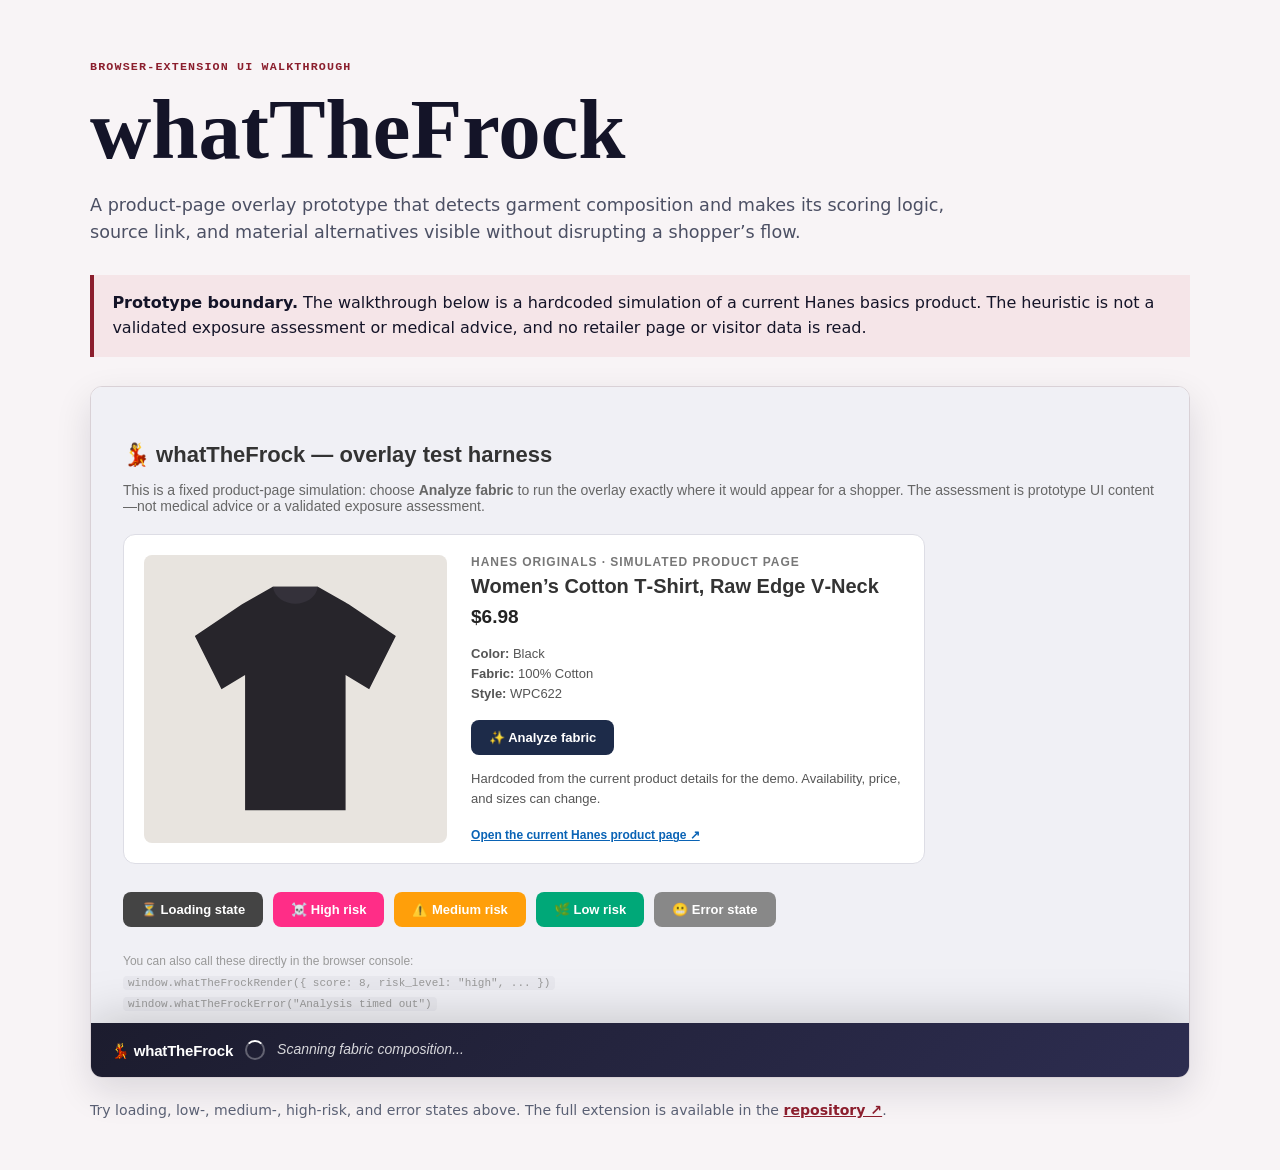
<file: index.html>
<!doctype html>
<html lang="en">
<head>
  <meta charset="utf-8"><meta name="viewport" content="width=device-width,initial-scale=1">
  <meta name="description" content="Interactive UI walkthrough for the whatTheFrock browser-extension prototype.">
  <title>whatTheFrock — extension UI walkthrough</title>
  <style>
    :root{--ink:#141428;--paper:#f8f4f6;--red:#8b1e2d;--line:#d9d1d6}*{box-sizing:border-box}body{margin:0;background:var(--paper);color:var(--ink);font:16px/1.55 Inter,system-ui,sans-serif}main{width:min(1100px,calc(100% - 2rem));margin:auto;padding:3rem 0}h1,h2{font-family:Georgia,serif;line-height:1.05}h1{max-width:13ch;font-size:clamp(2.8rem,7vw,5.3rem);margin:.6rem 0 1rem}.eyebrow{color:var(--red);font:700 .73rem ui-monospace,monospace;letter-spacing:.1em;text-transform:uppercase}.lede{max-width:54rem;color:#4c5064;font-size:1.1rem}.notice{margin:1.8rem 0;padding:1rem 1.15rem;border-left:4px solid var(--red);background:#f5e5e8}.frame{overflow:hidden;border:1px solid var(--line);border-radius:12px;background:white;box-shadow:0 14px 36px rgba(20,20,40,.12)}iframe{display:block;width:100%;height:690px;border:0}a{color:var(--red);font-weight:800}footer{margin-top:1.4rem;color:#5a6074;font-size:.88rem}@media(max-width:600px){main{padding-top:2rem}iframe{height:760px}}
  </style>
</head>
<body><main>
  <p class="eyebrow">Browser-extension UI walkthrough</p><h1>whatTheFrock</h1>
  <p class="lede">A product-page overlay prototype that detects garment composition and makes its scoring logic, source link, and material alternatives visible without disrupting a shopper’s flow.</p>
  <aside class="notice"><strong>Prototype boundary.</strong> The walkthrough below is a hardcoded simulation of a current Hanes basics product. The heuristic is not a validated exposure assessment or medical advice, and no retailer page or visitor data is read.</aside>
  <section class="frame" aria-label="Interactive extension overlay mock"><iframe src="test.html" title="whatTheFrock overlay state demo"></iframe></section>
  <footer>Try loading, low-, medium-, high-risk, and error states above. The full extension is available in the <a href="https://github.com/karishmadhingra30/whatTheFrock" target="_blank" rel="noreferrer">repository ↗</a>.</footer>
</main></body></html>
</file>
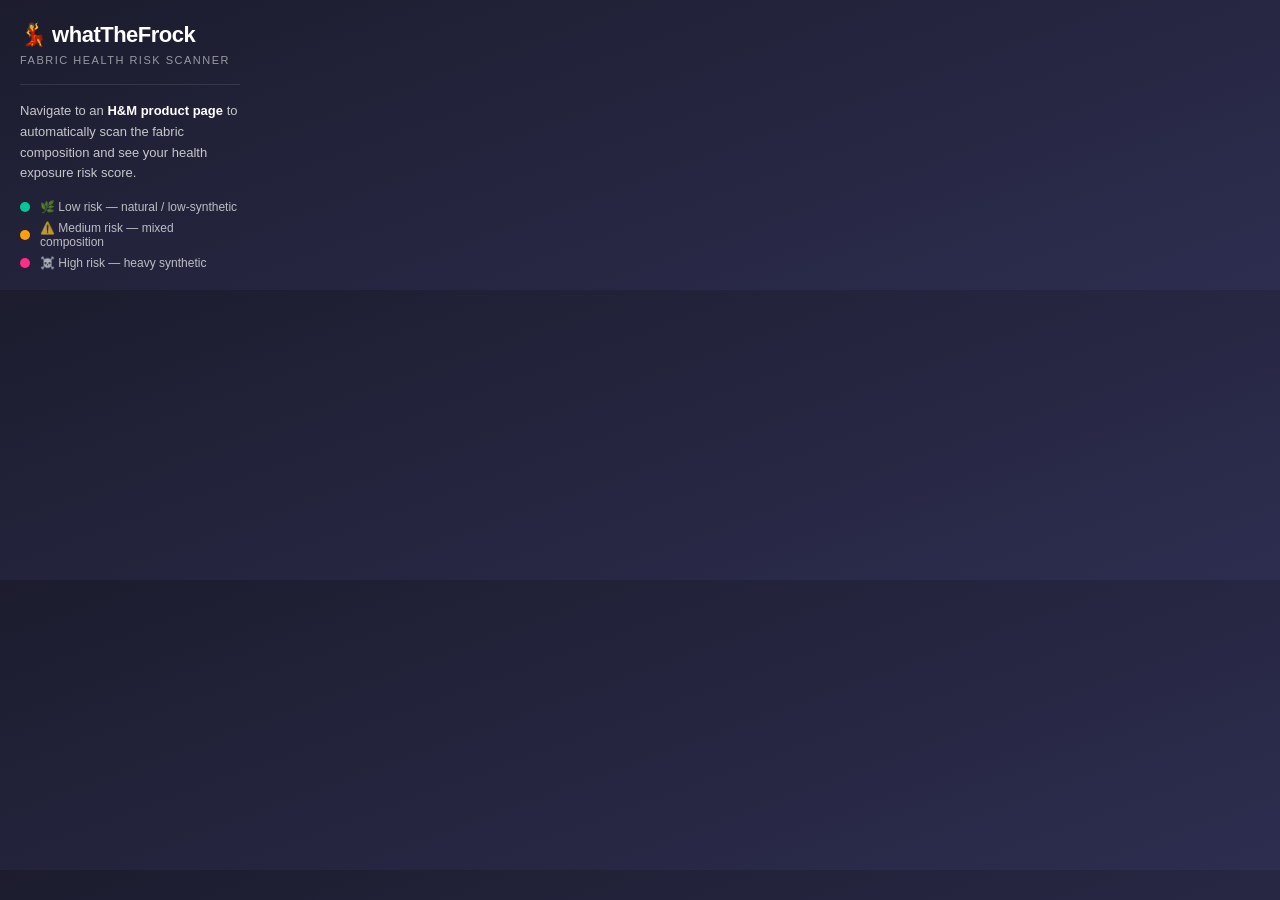
<file: popup.html>
<!DOCTYPE html>
<html lang="en">
  <head>
    <meta charset="utf-8" />
    <title>whatTheFrock</title>
    <style>
      * { box-sizing: border-box; margin: 0; padding: 0; }
      body {
        width: 260px;
        font-family: -apple-system, BlinkMacSystemFont, 'Segoe UI', sans-serif;
        background: linear-gradient(160deg, #1C1C2E 0%, #2D2D50 100%);
        color: #fff;
        padding: 22px 20px 20px;
      }
      .logo {
        font-size: 22px;
        font-weight: 900;
        letter-spacing: -0.5px;
        margin-bottom: 6px;
      }
      .tagline {
        font-size: 11px;
        letter-spacing: 1.5px;
        text-transform: uppercase;
        color: rgba(255,255,255,0.55);
        margin-bottom: 18px;
      }
      .divider {
        height: 1px;
        background: rgba(255,255,255,0.1);
        margin-bottom: 16px;
      }
      .instruction {
        font-size: 13px;
        line-height: 1.6;
        color: rgba(255,255,255,0.75);
      }
      .instruction strong { color: #fff; }
      .legend {
        margin-top: 16px;
        display: flex;
        flex-direction: column;
        gap: 7px;
      }
      .legend-item {
        display: flex;
        align-items: center;
        gap: 10px;
        font-size: 12px;
        color: rgba(255,255,255,0.7);
      }
      .dot {
        width: 10px;
        height: 10px;
        border-radius: 50%;
        flex-shrink: 0;
      }
      .dot-low    { background: #00C896; }
      .dot-medium { background: #FF9F0A; }
      .dot-high   { background: #FF2D87; }
    </style>
  </head>
  <body>
    <div class="logo">💃 whatTheFrock</div>
    <div class="tagline">Fabric health risk scanner</div>
    <div class="divider"></div>
    <div class="instruction">
      Navigate to an <strong>H&amp;M product page</strong> to automatically scan
      the fabric composition and see your health exposure risk score.
    </div>
    <div class="legend">
      <div class="legend-item"><div class="dot dot-low"></div>🌿 Low risk — natural / low-synthetic</div>
      <div class="legend-item"><div class="dot dot-medium"></div>⚠️ Medium risk — mixed composition</div>
      <div class="legend-item"><div class="dot dot-high"></div>☠️ High risk — heavy synthetic</div>
    </div>
  </body>
</html>
</file>
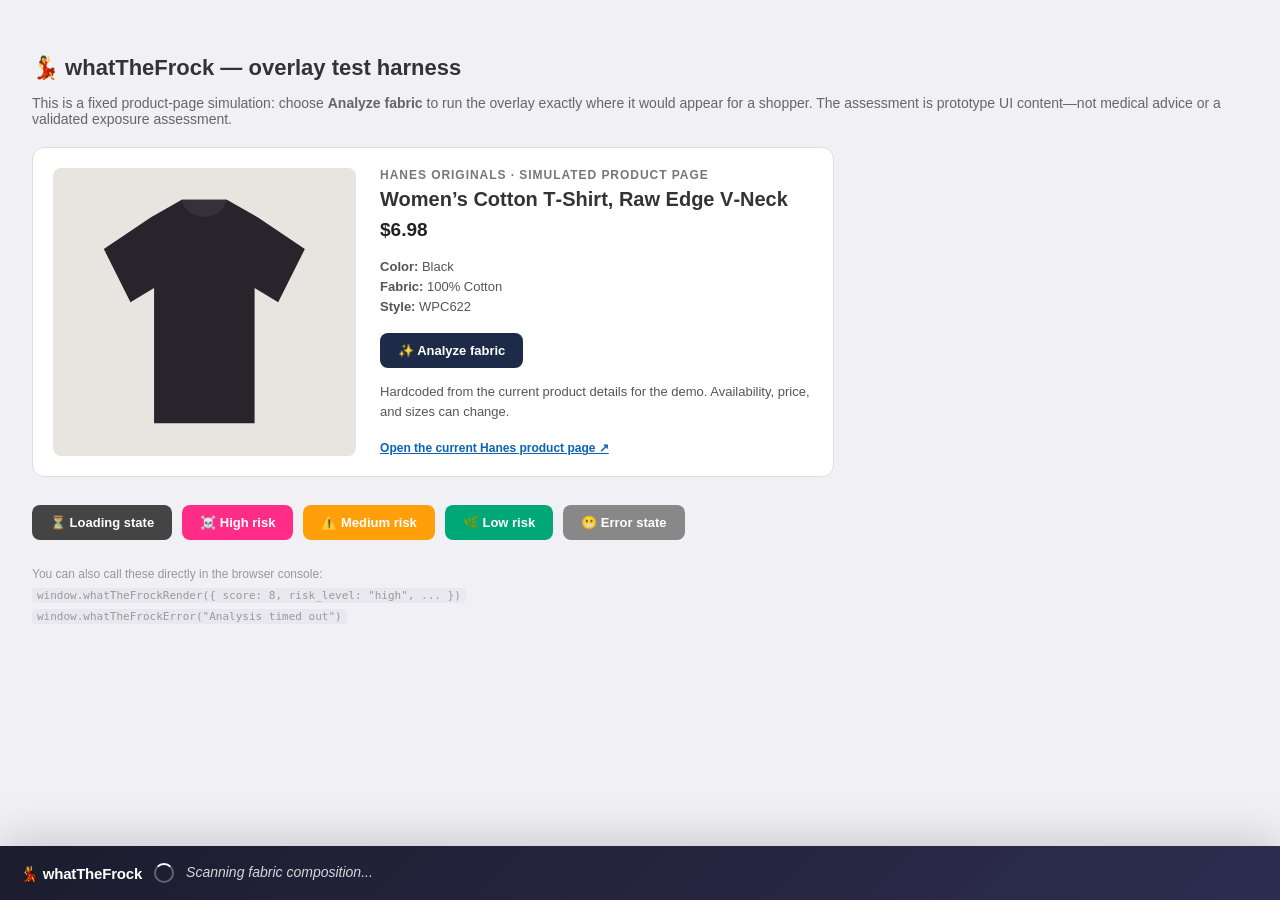
<file: test.html>
<!DOCTYPE html>
<html lang="en">
<head>
  <meta charset="utf-8" />
  <title>whatTheFrock — overlay test harness</title>
  <style>
    body {
      font-family: -apple-system, BlinkMacSystemFont, 'Segoe UI', sans-serif;
      background: #f0f0f5;
      color: #333;
      margin: 0;
      padding: 40px 32px 160px; /* bottom padding so overlay doesn't cover controls */
    }
    h1 { font-size: 22px; margin-bottom: 6px; }
    p  { font-size: 14px; color: #666; margin-bottom: 20px; }
    .product {
      display: grid;
      grid-template-columns: minmax(180px, .7fr) minmax(0, 1fr);
      gap: 24px;
      max-width: 760px;
      margin: 0 0 28px;
      padding: 20px;
      border: 1px solid #dddde5;
      border-radius: 12px;
      background: #fff;
    }
    .tee {
      min-height: 230px;
      display: grid;
      place-items: center;
      overflow: hidden;
      border-radius: 8px;
      background: #e8e4df;
    }
    .tee svg { width: 88%; height: auto; }
    .product h2 { margin: 0 0 8px; font-size: 20px; }
    .product .brand { margin: 0 0 6px; color: #777; font-size: 12px; font-weight: 700; letter-spacing: .08em; text-transform: uppercase; }
    .product .price { margin: 0 0 16px; color: #222; font-size: 19px; font-weight: 800; }
    .product .details { margin: 0 0 16px; color: #555; font-size: 13px; line-height: 1.55; }
    .product a { color: #0a63b5; font-size: 12px; font-weight: 700; }
    .btn-analyze { background: #1d2b49; }
    .controls {
      display: flex;
      flex-wrap: wrap;
      gap: 10px;
      margin-bottom: 20px;
    }
    button {
      padding: 10px 18px;
      border: none;
      border-radius: 8px;
      font-size: 13px;
      font-weight: 700;
      cursor: pointer;
      color: #fff;
    }
    .btn-loading  { background: #444; }
    .btn-high     { background: #FF2D87; }
    .btn-medium   { background: #FF9F0A; }
    .btn-low      { background: #00A878; }
    .btn-error    { background: #888; }
    .note {
      font-size: 12px;
      color: #999;
      margin-top: 24px;
      line-height: 1.7;
    }
    code {
      background: #e8e8ee;
      border-radius: 4px;
      padding: 1px 5px;
      font-family: monospace;
      font-size: 11px;
    }
  </style>
</head>
<body>
  <h1>💃 whatTheFrock — overlay test harness</h1>
  <p>This is a fixed product-page simulation: choose <strong>Analyze fabric</strong> to run the overlay exactly where it would appear for a shopper. The assessment is prototype UI content—not medical advice or a validated exposure assessment.</p>

  <section class="product" aria-label="Simulated Hanes product page">
    <div class="tee" aria-hidden="true"><svg viewBox="0 0 260 280" role="img"><path fill="#27252b" d="M78 47 108 30h44l30 17 46 31-26 52-23-14v132H81V116l-23 14-26-52z"/><path fill="#34313a" d="M108 30c4 22 40 22 44 0"/></svg></div>
    <div>
      <p class="brand">Hanes Originals · simulated product page</p>
      <h2>Women’s Cotton T‑Shirt, Raw Edge V‑Neck</h2>
      <p class="price">$6.98</p>
      <p class="details"><strong>Color:</strong> Black<br><strong>Fabric:</strong> 100% Cotton<br><strong>Style:</strong> WPC622</p>
      <button class="btn-analyze" onclick="renderLow()">✨ Analyze fabric</button>
      <p class="details" style="margin-top:14px">Hardcoded from the current product details for the demo. Availability, price, and sizes can change.</p>
      <a href="https://www.hanes.com/products/hanes-originals-women-s-raw-edge-v-neck-t-shirt-100-cotton/wpc622" target="_blank" rel="noreferrer">Open the current Hanes product page ↗</a>
    </div>
  </section>

  <div class="controls">
    <button class="btn-loading" onclick="setLoading()">⏳ Loading state</button>
    <button class="btn-high"    onclick="renderHigh()">☠️ High risk</button>
    <button class="btn-medium"  onclick="renderMedium()">⚠️ Medium risk</button>
    <button class="btn-low"     onclick="renderLow()">🌿 Low risk</button>
    <button class="btn-error"   onclick="renderError()">😬 Error state</button>
  </div>

  <div class="note">
    You can also call these directly in the browser console:<br/>
    <code>window.whatTheFrockRender({ score: 8, risk_level: "high", ... })</code><br/>
    <code>window.whatTheFrockError("Analysis timed out")</code>
  </div>

  <!-- Load the real overlay script -->
  <script src="overlay.js"></script>

  <script>
    // ── Mock data sets ────────────────────────────────────────────────────

    const MOCK_HIGH = {
      score: 8.5,
      risk_level: "high",
      composition: "92% Polyester, 8% Elastane",
      syntheticScore: 5,
      proximityScore: 3,
      chemicalScore: 2,
      risk_summary: "This garment is made almost entirely from synthetic fibres worn directly against the skin. Polyester and elastane are associated with phthalate migration and microplastic shedding, both linked to endocrine disruption with prolonged skin contact.",
      risk_source_url: "https://www.ncbi.nlm.nih.gov/pmc/articles/PMC7068695/",
      risk_source_label: "NIH Study on Synthetic Textiles and Endocrine Disruption",
      safer_alternatives: ["Organic Cotton", "Linen", "Hemp", "Tencel"]
    };

    const MOCK_MEDIUM = {
      score: 5.0,
      risk_level: "medium",
      composition: "55% Cotton, 40% Polyester, 5% Elastane",
      syntheticScore: 2,
      proximityScore: 2,
      chemicalScore: 1,
      risk_summary: "A mixed-fibre garment with moderate synthetic content. The polyester fraction can shed microfibres during wear and washing, and the small elastane component introduces some chemical risk, though the majority cotton content softens overall exposure.",
      risk_source_url: "https://www.ncbi.nlm.nih.gov/pmc/articles/PMC7068695/",
      risk_source_label: "NIH Study on Synthetic Textiles and Endocrine Disruption",
      safer_alternatives: ["100% Organic Cotton", "Linen blend", "Tencel"]
    };

    const MOCK_LOW = {
      score: 1.5,
      risk_level: "low",
      composition: "100% Cotton",
      syntheticScore: 0,
      proximityScore: 1,
      chemicalScore: 0,
      risk_summary: "This fixed demo result shows how the prototype can turn a visible composition into a plain-language material note. A 100% cotton composition contains no listed synthetic fibre; it is not a health or exposure assessment.",
      risk_source_url: "https://www.hanes.com/products/hanes-originals-women-s-raw-edge-v-neck-t-shirt-100-cotton/wpc622",
      risk_source_label: "Demo source: Hanes product details",
      safer_alternatives: ["Linen", "Hemp", "Tencel"]
    };

    // ── Helpers ───────────────────────────────────────────────────────────

    // Remove the current overlay and reload overlay.js, then call `callback`
    // once the script has actually finished executing (onload, not a timeout).
    function resetOverlay(callback) {
      const old = document.getElementById('wtf-overlay');
      const oldStyle = document.getElementById('wtf-styles');
      if (old) old.remove();
      if (oldStyle) oldStyle.remove();

      const s = document.createElement('script');
      s.src = 'overlay.js?' + Date.now(); // cache-bust so the guard re-runs
      if (callback) s.onload = callback;
      document.body.appendChild(s);
    }

    function setLoading()   { resetOverlay(); }
    function renderHigh()   { resetOverlay(() => window.whatTheFrockRender(MOCK_HIGH)); }
    function renderMedium() { resetOverlay(() => window.whatTheFrockRender(MOCK_MEDIUM)); }
    function renderLow()    { resetOverlay(() => window.whatTheFrockRender(MOCK_LOW)); }
    function renderError()  { resetOverlay(() => window.whatTheFrockError("Claude API timed out after 15s")); }
  </script>
</body>
</html>
</file>
